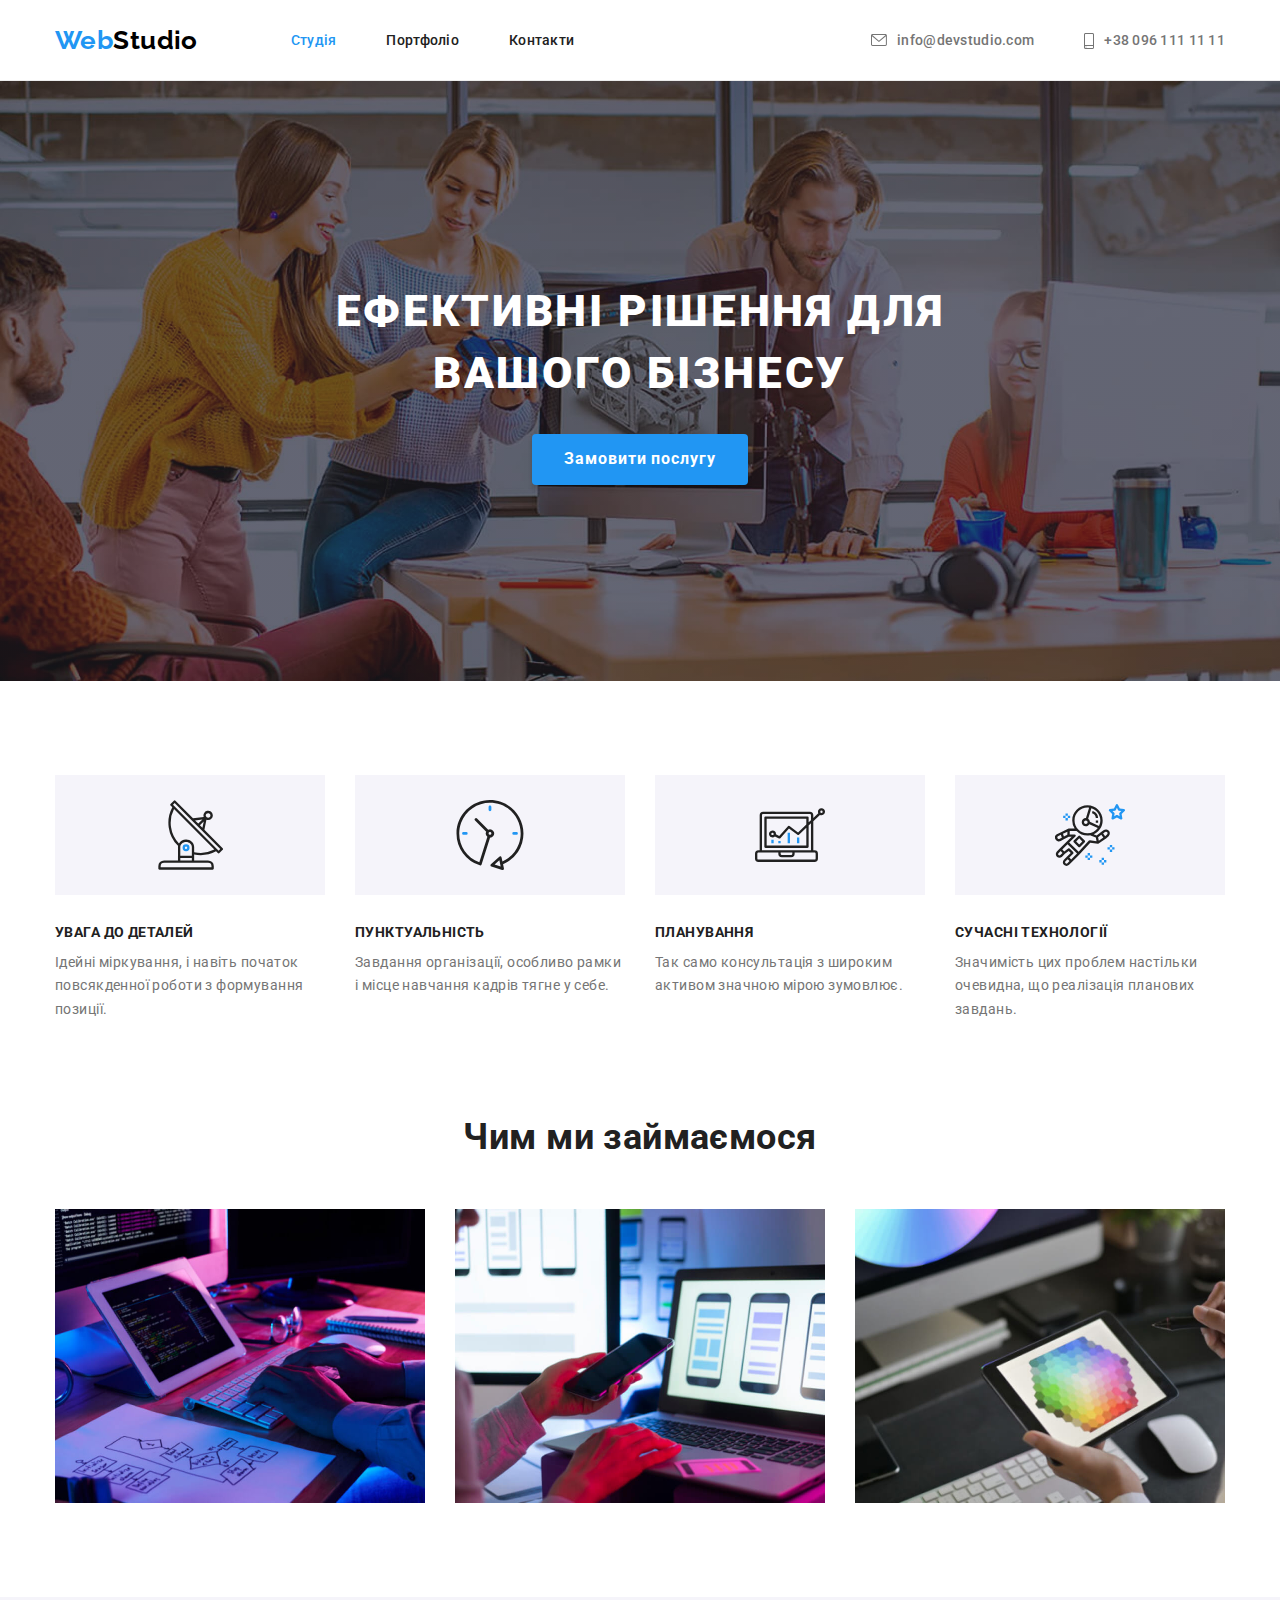
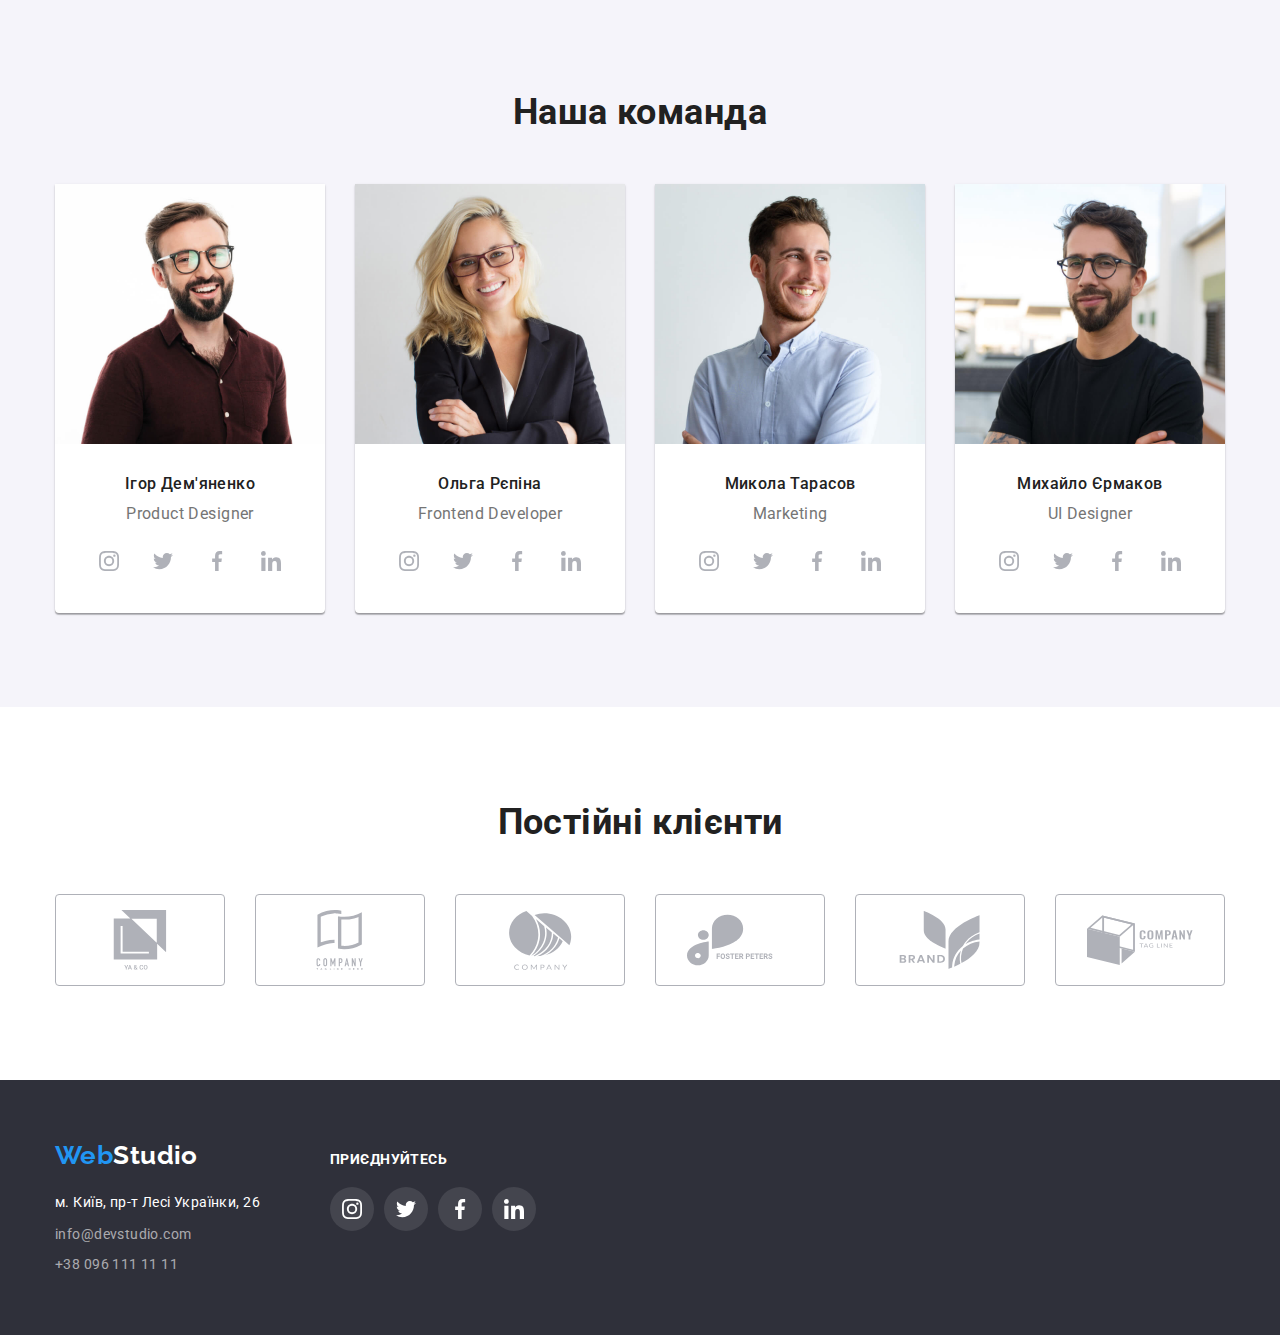
<file: index.html>
<!doctype html>
<html lang="uk">

<head>
  <meta charset="utf-8">
  <meta name="viewport" content="width=device-width, initial-scale=1.0">
  <title>WebStudio</title>
  <link rel="preconnect" href="https://fonts.googleapis.com">
  <link rel="preconnect" href="https://fonts.gstatic.com" crossorigin>
  <link href="https://fonts.googleapis.com/css2?family=Raleway:wght@700&family=Roboto:wght@400;500;700;900&display=swap"
    rel="stylesheet">
  <link rel="stylesheet" href="https://cdnjs.cloudflare.com/ajax/libs/modern-normalize/1.1.0/modern-normalize.min.css">
  <link rel="stylesheet" href="./css/styles.css">
</head>

<body>
  <header class="header">
    <div class="header__body container">
      <nav class="header__menu menu">
        <a class="header__logo logo" href="./index.html" lang="en"><span>Web</span>Studio</a>
        <ul class="menu__list">
          <li class="menu__item">
            <a class="menu__link active" href="./index.html">Студія</a>
          </li>
          <li class="menu__item">
            <a class="menu__link" href="./portfolio.html">Портфоліо</a>
          </li>
          <li class="menu__item">
            <a class="menu__link" href="">Контакти</a>
          </li>
        </ul>
      </nav>
      <ul class="header__contacts contacts">
        <li>
          <a class="header__link" href="mailto:info@devstudio.com">
            <svg width="16" height="12">
              <use href="./images/icons.svg#icon-envelope"></use>
            </svg>
            info@devstudio.com
          </a>
        </li>
        <li>
          <a class="header__link" href="tel:+380961111111">
            <svg width="10" height="16">
              <use href="./images/icons.svg#icon-phone"></use>
            </svg>
            +38 096 111 11 11
          </a>
        </li>
      </ul>
    </div>
  </header>

  <main class="main">
    <section class="hero overlay">
      <h1 class="hero__title">Ефективні рішення для вашого бізнесу</h1>
      <button class="hero__btn" type="button">Замовити послугу</button>
    </section>
    <section class="advantages section">
      <div class="container">
        <h2 class="visually-hidden">Наші переваги</h2>
        <ul class="advantages__list">
          <li class="advantages__item">
            <div class="advantages__thumb">
              <svg width="65" height="70">
                <use href="./images/icons.svg#icon-advantages-icon1"></use>
              </svg>
            </div>
            <h3>Увага до деталей</h3>
            <p>
              Ідейні міркування, і навіть початок повсякденної роботи з
              формування позиції.
            </p>
          </li>
          <li class="advantages__item">
            <div class="advantages__thumb">
              <svg width="70" height="70">
                <use href="./images/icons.svg#icon-advantages-icon2"></use>
              </svg>
            </div>
            <h3>Пунктуальність</h3>
            <p>
              Завдання організації, особливо рамки і місце навчання кадрів тягне
              у себе.
            </p>
          </li>
          <li class="advantages__item">
            <div class="advantages__thumb">
              <svg width="70" height="70">
                <use href="./images/icons.svg#icon-advantages-icon3"></use>
              </svg>
            </div>
            <h3>Планування</h3>
            <p>
              Так само консультація з широким активом значною мірою зумовлює.
            </p>
          </li>
          <li class="advantages__item">
            <div class="advantages__thumb">
              <svg width="70" height="70">
                <use href="./images/icons.svg#icon-advantages-icon4"></use>
              </svg>
            </div>
            <h3>Сучасні технології</h3>
            <p>
              Значимість цих проблем настільки очевидна, що реалізація планових
              завдань.
            </p>
          </li>
        </ul>
      </div>
    </section>
    <section class="activity section">
      <div class="container">
        <h2 class="section__title">Чим ми займаємося</h2>
        <ul class="activity__gallery">
          <li class="activity__item">
            <img src="./images/activity1.jpg" alt="процес роботи" width="370">
          </li>
          <li class="activity__item">
            <img src="./images/activity2.jpg" alt="процес роботи" width="370">
          </li>
          <li class="activity__item">
            <img src="./images/activity3.jpg" alt="процес роботи" width="370">
          </li>
        </ul>
      </div>
    </section>
    <section class="team section">
      <div class="container">
        <h2 class="section__title">Наша команда</h2>
        <ul class="team__list">
          <li class="team__card">
            <img src="./images/worker1.jpg" alt="світлина Ігора Дем'яненка" width="270">
            <div class="team__description">
              <h3 class="team__title">Ігор Дем'яненко</h3>
              <p class="team__function" lang="en">Product Designer</p>
              <ul class="team__social-links">
                <li class="team__social-item">
                  <a href="" class="team__social-link">
                    <svg width="20" height="20">
                      <use href="./images/icons.svg#icon-instagram"></use>
                    </svg>
                  </a>
                </li>
                <li class="team__social-item">
                  <a href="" class="team__social-link">
                    <svg width="20" height="20">
                      <use href="./images/icons.svg#icon-twitter"></use>
                    </svg>
                  </a>
                </li>
                <li class="team__social-item">
                  <a href="" class="team__social-link">
                    <svg width="20" height="20">
                      <use href="./images/icons.svg#icon-facebook"></use>
                    </svg>
                  </a>
                </li>
                <li class="team__social-item">
                  <a href="" class="team__social-link">
                    <svg width="20" height="20">
                      <use href="./images/icons.svg#icon-linkedin"></use>
                    </svg>
                  </a>
                </li>
              </ul>
            </div>
          </li>
          <li class="team__card">
            <img src="./images/worker2.jpg" alt="світлина Ольги Рєпіної" width="270">
            <div class="team__description">
              <h3 class="team__title">Ольга Рєпіна</h3>
              <p class="team__function" lang="en">Frontend Developer</p>
              <ul class="team__social-links">
                <li class="team__social-item">
                  <a href="" class="team__social-link">
                    <svg width="20" height="20">
                      <use href="./images/icons.svg#icon-instagram"></use>
                    </svg>
                  </a>
                </li>
                <li class="team__social-item">
                  <a href="" class="team__social-link">
                    <svg width="20" height="20">
                      <use href="./images/icons.svg#icon-twitter"></use>
                    </svg>
                  </a>
                </li>
                <li class="team__social-item">
                  <a href="" class="team__social-link">
                    <svg width="20" height="20">
                      <use href="./images/icons.svg#icon-facebook"></use>
                    </svg>
                  </a>
                </li>
                <li class="team__social-item">
                  <a href="" class="team__social-link">
                    <svg width="20" height="20">
                      <use href="./images/icons.svg#icon-linkedin"></use>
                    </svg>
                  </a>
                </li>
              </ul>
            </div>
          </li>
          <li class="team__card">
            <img src="./images/worker3.jpg" alt="світлина Миколи Тарасова" width="270">
            <div class="team__description">
              <h3 class="team__title">Микола Тарасов</h3>
              <p class="team__function" lang="en">Marketing</p>
              <ul class="team__social-links">
                <li class="team__social-item">
                  <a href="" class="team__social-link">
                    <svg width="20" height="20">
                      <use href="./images/icons.svg#icon-instagram"></use>
                    </svg>
                  </a>
                </li>
                <li class="team__social-item">
                  <a href="" class="team__social-link">
                    <svg width="20" height="20">
                      <use href="./images/icons.svg#icon-twitter"></use>
                    </svg>
                  </a>
                </li>
                <li class="team__social-item">
                  <a href="" class="team__social-link">
                    <svg width="20" height="20">
                      <use href="./images/icons.svg#icon-facebook"></use>
                    </svg>
                  </a>
                </li>
                <li class="team__social-item">
                  <a href="" class="team__social-link">
                    <svg width="20" height="20">
                      <use href="./images/icons.svg#icon-linkedin"></use>
                    </svg>
                  </a>
                </li>
              </ul>
            </div>
          </li>
          <li class="team__card">
            <img src="./images/worker4.jpg" alt="світлина Михайла Єрмакова" width="270">
            <div class="team__description">
              <h3 class="team__title">Михайло Єрмаков</h3>
              <p class="team__function" lang="en">UI Designer</p>
              <ul class="team__social-links">
                <li class="team__social-item">
                  <a href="" class="team__social-link">
                    <svg width="20" height="20">
                      <use href="./images/icons.svg#icon-instagram"></use>
                    </svg>
                  </a>
                </li>
                <li class="team__social-item">
                  <a href="" class="team__social-link">
                    <svg width="20" height="20">
                      <use href="./images/icons.svg#icon-twitter"></use>
                    </svg>
                  </a>
                </li>
                <li class="team__social-item">
                  <a href="" class="team__social-link">
                    <svg width="20" height="20">
                      <use href="./images/icons.svg#icon-facebook"></use>
                    </svg>
                  </a>
                </li>
                <li class="team__social-item">
                  <a href="" class="team__social-link">
                    <svg width="20" height="20">
                      <use href="./images/icons.svg#icon-linkedin"></use>
                    </svg>
                  </a>
                </li>
              </ul>
            </div>
          </li>
        </ul>
      </div>
    </section>
    <section class="clients section">
      <div class="container">
        <h2 class="section__title">Постійні клієнти</h2>
        <ul class="clients__list">
          <li class="clients__item">
            <a class="clients__link" href="">
              <svg width="106" height="60">
                <use href="./images/icons.svg#icon-logo1"></use>
              </svg>
            </a>
          </li>
          <li class="clients__item">
            <a class="clients__link" href="">
              <svg width="106" height="60">
                <use href="./images/icons.svg#icon-logo2"></use>
              </svg>
            </a>
          </li>
          <li class="clients__item">
            <a class="clients__link" href="">
              <svg width="106" height="60">
                <use href="./images/icons.svg#icon-logo3"></use>
              </svg>
            </a>
          </li>
          <li class="clients__item">
            <a class="clients__link" href="">
              <svg width="106" height="60">
                <use href="./images/icons.svg#icon-logo4"></use>
              </svg>
            </a>
          </li>
          <li class="clients__item">
            <a class="clients__link" href="">
              <svg width="106" height="60">
                <use href="./images/icons.svg#icon-logo5"></use>
              </svg>
            </a>
          </li>
          <li class="clients__item">
            <a class="clients__link" href="">
              <svg width="106" height="60">
                <use href="./images/icons.svg#icon-logo6"></use>
              </svg>
            </a>
          </li>
        </ul>
      </div>
    </section>
  </main>

  <footer class="footer">
    <div class=" footer__container container">
      <div class="footer__content">
        <a class="footer__logo logo" href="./index.html" lang="en"><span>Web</span>Studio</a>
        <address class="footer__contacts">
          <p class="footer__address">м. Київ, пр-т Лесі Українки, 26</p>
          <ul class="footer__contacts-list">
            <li>
              <a href="mailto:info@devstudio.com">info@devstudio.com</a>
            </li>
            <li>
              <a href="tel:+380961111111">+38 096 111 11 11</a>
            </li>
          </ul>
        </address>
      </div>
      <div class="footer__social-media">
        <p class="footer__prompt">Приєднуйтесь</p>
        <ul class="footer__social-links">
          <li class="footer__social-item">
            <a href="" class="footer__social-link">
              <svg width="20" height="20">
                <use href="./images/icons.svg#icon-instagram"></use>
              </svg>
            </a>
          </li>
          <li class="footer__social-item">
            <a href="" class="footer__social-link">
              <svg width="20" height="20">
                <use href="./images/icons.svg#icon-twitter"></use>
              </svg>
            </a>
          </li>
          <li class="footer__social-item">
            <a href="" class="footer__social-link">
              <svg width="20" height="20">
                <use href="./images/icons.svg#icon-facebook"></use>
              </svg>
            </a>
          </li>
          <li class="footer__social-item">
            <a href="" class="footer__social-link">
              <svg width="20" height="20">
                <use href="./images/icons.svg#icon-linkedin"></use>
              </svg>
            </a>
          </li>
        </ul>
      </div>
    </div>
  </footer>
</body>

</html>
</file>
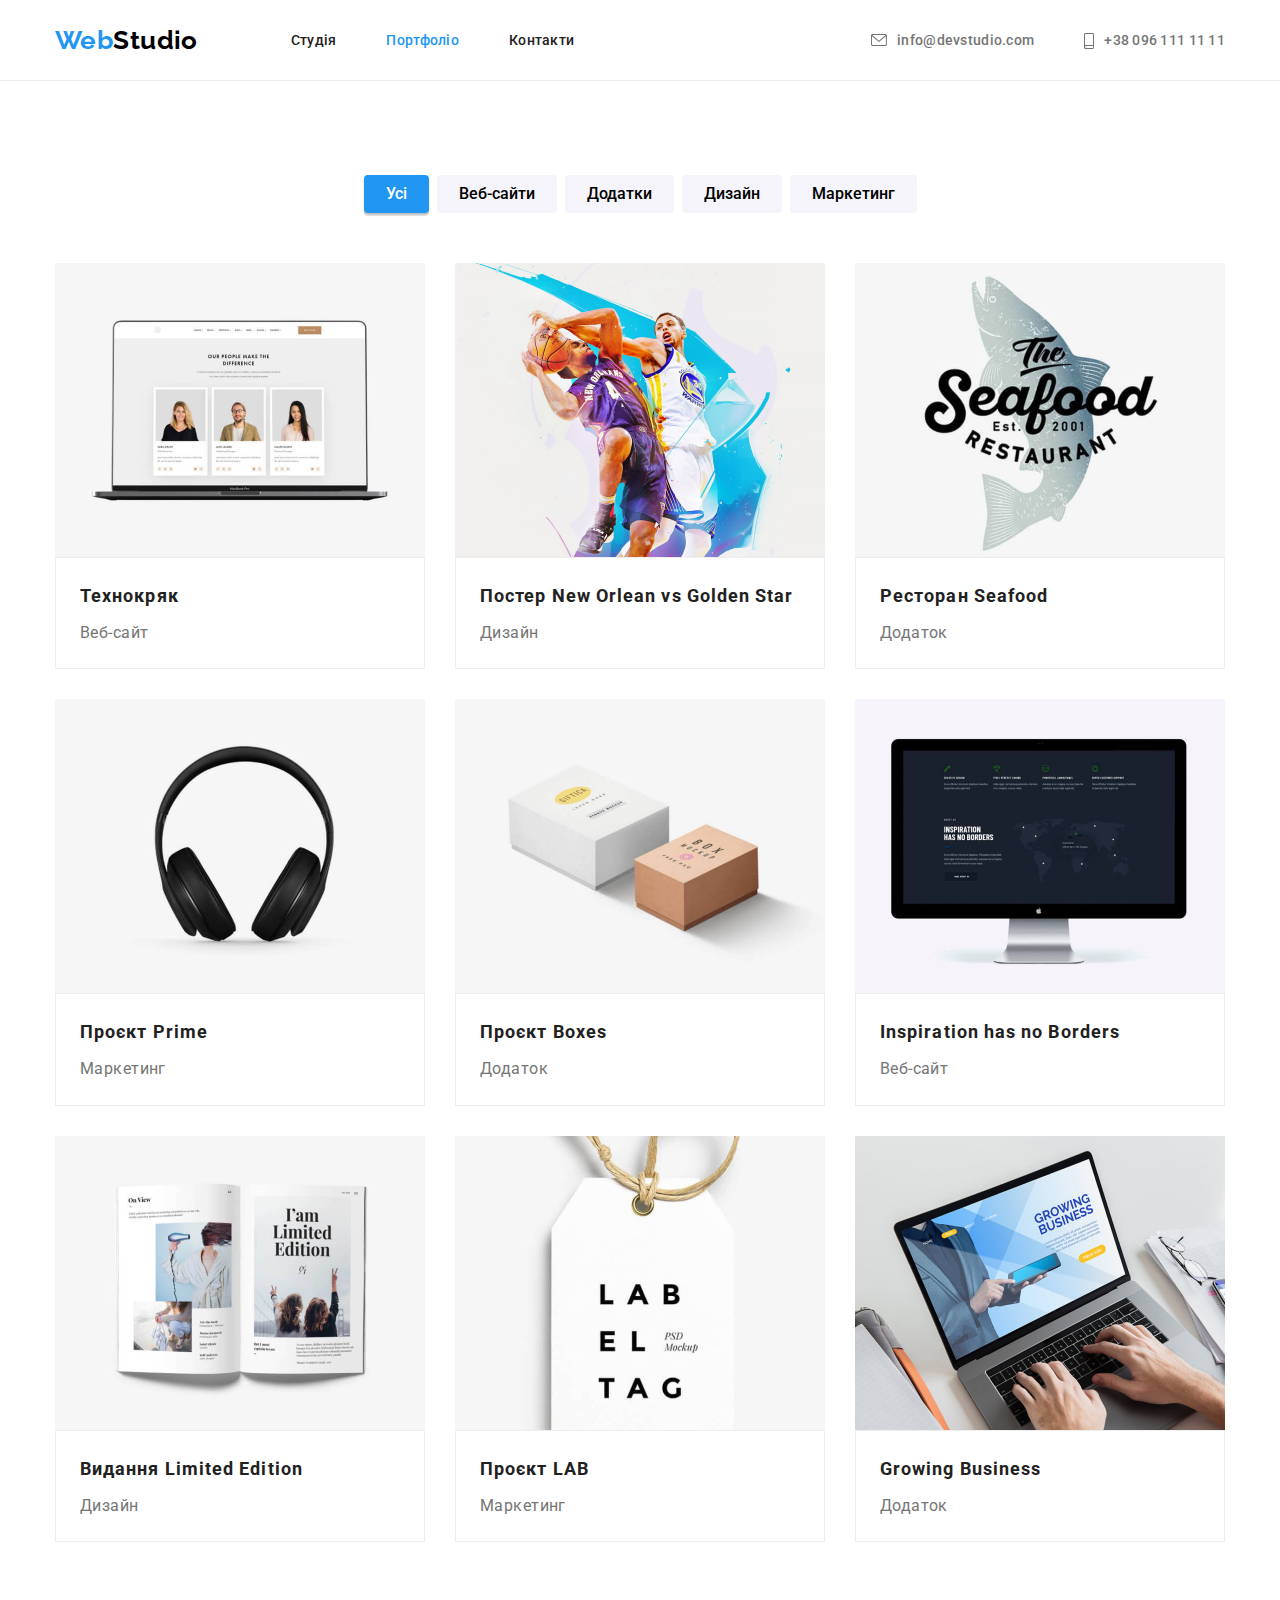
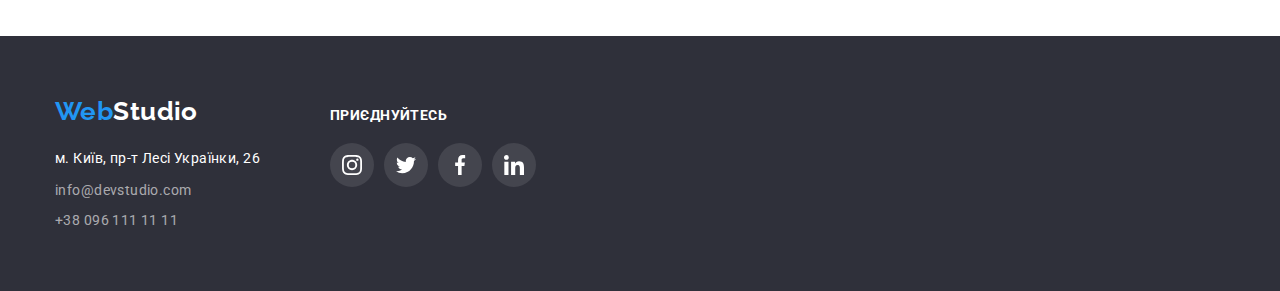
<file: portfolio.html>
<!doctype html>
<html lang="en">
  <head>
    <meta charset="UTF-8">
    <meta name="viewport" content="width=device-width, initial-scale=1.0">
    <link rel="preconnect" href="https://fonts.googleapis.com">
    <link rel="preconnect" href="https://fonts.gstatic.com" crossorigin>
    <title>WebStudio</title>
    <link href="https://fonts.googleapis.com/css2?family=Raleway:wght@700&family=Roboto:wght@400;500;700;900&display=swap"
      rel="stylesheet">
    <link rel="stylesheet" href="https://cdnjs.cloudflare.com/ajax/libs/modern-normalize/1.1.0/modern-normalize.min.css">
    <link rel="stylesheet" href="./css/styles.css">
  </head>
  <body>
    <header class="header">
      <div class="header__body container">
        <nav class="header__menu menu">
          <a class="header__logo logo" href="./index.html" lang="en"><span>Web</span>Studio</a>
          <ul class="menu__list">
            <li class="menu__item">
              <a class="menu__link" href="./index.html">Студія</a>
            </li>
            <li class="menu__item">
              <a class="menu__link active" href="./portfolio.html">Портфоліо</a>
            </li>
            <li class="menu__item">
              <a class="menu__link" href="">Контакти</a>
            </li>
          </ul>
        </nav>
        <ul class="header__contacts contacts">
          <li>
            <a class="header__link" href="mailto:info@devstudio.com">
              <svg width="16" height="12">
                <use href="./images/icons.svg#icon-envelope"></use>
              </svg>
              info@devstudio.com
            </a>
          </li>
          <li>
            <a class="header__link" href="tel:+380961111111">
              <svg width="10" height="16">
                <use href="./images/icons.svg#icon-phone"></use>
              </svg>
              +38 096 111 11 11
            </a>
          </li>
        </ul>
      </div>
    </header>

    <main class="main">
      <section class="portfolio section">
        <div class="container">
          <h1 class="visually-hidden">Портфоліо</h1>
          <ul class="portfolio__filter-list">
            <li class="portfolio__filter-item">
              <button class="portfolio__filter-btn active" type="button">Усі</button>
            </li>
            <li class="portfolio__filter-item">
              <button class="portfolio__filter-btn" type="button">Веб-сайти</button>
            </li>
            <li class="portfolio__filter-item">
              <button class="portfolio__filter-btn" type="button">Додатки</button>
            </li>
            <li class="portfolio__filter-item">
              <button class="portfolio__filter-btn" type="button">Дизайн</button>
            </li>
            <li class="portfolio__filter-item">
              <button class="portfolio__filter-btn" type="button">Маркетинг</button>
            </li>
          </ul>
          <h2 class="visually-hidden">Приклади робіт</h2>
          <ul class="portfolio__list">
            <li class="portfolio__item">
              <a class="portfolio__link" href="">
                <img src="./images/work1.jpg" alt="приклад з портфоліо" width="370">
                <div class="portfolio__description-box">
                  <h3>Технокряк</h3>
                  <p>Веб-сайт</p>
                </div>
              </a>
            </li>
            <li class="portfolio__item">
              <a class="portfolio__link" href="">
                <img src="./images/work2.jpg" alt="приклад з портфоліо" width="370">
                <div class="portfolio__description-box">
                  <h3>Постер New Orlean vs Golden Star</h3>
                  <p>Дизайн</p>
                </div>
              </a>
            </li>
            <li class="portfolio__item">
              <a class="portfolio__link" href="">
                <img src="./images/work3.jpg" alt="приклад з портфоліо" width="370">
                <div class="portfolio__description-box">
                  <h3>Ресторан Seafood</h3>
                  <p>Додаток</p>
                </div>
              </a>
            </li>
            <li class="portfolio__item">
              <a class="portfolio__link" href="">
                <img src="./images/work4.jpg" alt="приклад з портфоліо" width="370">
                <div class="portfolio__description-box">
                  <h3>Проєкт Prime</h3>
                  <p>Маркетинг</p>
                </div>
              </a>
            </li>
            <li class="portfolio__item">
              <a class="portfolio__link" href="">
                <img src="./images/work5.jpg" alt="приклад з портфоліо" width="370">
                <div class="portfolio__description-box">
                  <h3>Проєкт Boxes</h3>
                  <p>Додаток</p>
                </div>
              </a>
            </li>
            <li class="portfolio__item">
              <a class="portfolio__link" href="">
                <img src="./images/work6.jpg" alt="приклад з портфоліо" width="370">
                <div class="portfolio__description-box">
                  <h3>Inspiration has no Borders</h3>
                  <p>Веб-сайт</p>
                </div>
              </a>
            </li>
            <li class="portfolio__item">
              <a class="portfolio__link" href="">
                <img src="./images/work7.jpg" alt="приклад з портфоліо" width="370">
                <div class="portfolio__description-box">
                  <h3>Видання Limited Edition</h3>
                  <p>Дизайн</p>
                </div>
              </a>
            </li>
            <li class="portfolio__item">
              <a class="portfolio__link" href="">
                <img src="./images/work8.jpg" alt="приклад з портфоліо" width="370">
                <div class="portfolio__description-box">
                  <h3>Проєкт LAB</h3>
                  <p>Маркетинг</p>
                </div>
              </a>
            </li>
            <li class="portfolio__item">
              <a class="portfolio__link" href="">
                <img src="./images/work9.jpg" alt="приклад з портфоліо" width="370">
                <div class="portfolio__description-box">
                  <h3>Growing Business</h3>
                  <p>Додаток</p>
                </div>
              </a>
            </li>
          </ul>
        </div>
      </section>
    </main>

    <footer class="footer">
      <div class=" footer__container container">
        <div class="footer__content">
          <a class="footer__logo logo" href="./index.html" lang="en"><span>Web</span>Studio</a>
          <address class="footer__contacts">
            <p class="footer__address">м. Київ, пр-т Лесі Українки, 26</p>
            <ul class="footer__contacts-list">
              <li>
                <a href="mailto:info@devstudio.com">info@devstudio.com</a>
              </li>
              <li>
                <a href="tel:+380961111111">+38 096 111 11 11</a>
              </li>
            </ul>
          </address>
        </div>
        <div class="footer__social-media">
          <p class="footer__prompt">Приєднуйтесь</p>
          <ul class="footer__social-links">
            <li class="footer__social-item">
              <a href="" class="footer__social-link">
                <svg width="20" height="20">
                  <use href="./images/icons.svg#icon-instagram"></use>
                </svg>
              </a>
            </li>
            <li class="footer__social-item">
              <a href="" class="footer__social-link">
                <svg width="20" height="20">
                  <use href="./images/icons.svg#icon-twitter"></use>
                </svg>
              </a>
            </li>
            <li class="footer__social-item">
              <a href="" class="footer__social-link">
                <svg width="20" height="20">
                  <use href="./images/icons.svg#icon-facebook"></use>
                </svg>
              </a>
            </li>
            <li class="footer__social-item">
              <a href="" class="footer__social-link">
                <svg width="20" height="20">
                  <use href="./images/icons.svg#icon-linkedin"></use>
                </svg>
              </a>
            </li>
          </ul>
        </div>
      </div>
    </footer>
  </body>
</html>
</file>
<file: css/styles.css>
/*=============== VARIABLES CSS ===============*/
:root {
  /*========== Colors ==========*/
  --primary-title-color: #212121;
  --primary-text-color: #757575;
  --white-color: #ffffff;
  --transparent-white-color: rgba(255, 255, 255, .6);
  --black-color: #000000;
  --accent-color: #2196f3;
  --dark-bgc: #2f303a;
  --main-bgc: #f5f5f5;
  --hero-btn-active: #188ce8;
  --filter-btn-color: #f5f4fa;
  --border-color: #ececec;
  --portfolio-border-color: #eeeeee;
  --fill-color: #afb1b8;
  --footer-social-link-color: rgba(255, 255, 255, 0.1);

  /*========== Font and typography ==========*/
  --primary-font: 'Roboto', sans-serif;
  --secondary-font:'Raleway', sans-serif;
}

/*=============== BASE ===============*/
h1,
h2,
h3,
h4,
h5,
h6,
p {
  margin-top: 0;
  margin-bottom: 0;
}

ul { 
  list-style: none;
  margin-top: 0;
  margin-bottom: 0;
  padding-left: 0;
}

a { text-decoration: none; }

img {
  display: block;
  max-width: 100%;
  height: auto;
}

body {
  font-family: var(--primary-font);
  letter-spacing: 0.03em;
  font-size: 14px;
  color: var(--primary-title-color);
}

/*=============== REUSABLE CSS CLASSES ===============*/
.container {
  width: 1200px;
  margin-right: auto;
  margin-left: auto;
  padding-right: 15px;
  padding-left: 15px;
}

.section {
  padding-top: 94px;
  padding-bottom: 94px;
}

.section__title {
  margin-bottom: 50px;
  font-weight: 700;
  font-size: 36px;
  line-height: 1.2;
  text-align: center;
}

.logo {
  font-family: var(--secondary-font);
  font-weight: 700;
  font-size: 26px;
  line-height: 1.2;
  color: var(--black-color);
}

.logo span { color: var(--accent-color); }

.visually-hidden { 
  position: absolute;
  width: 1px;
  height: 1px;
  margin: -1px;
  padding: 0;
  overflow: hidden;
  border: 0;
  clip: rect(0 0 0 0);
}

/*=============== HEADER & NAV ===============*/
.header { 
  padding-top: 25px;
  padding-bottom: 24px;
  border-bottom: 1px solid var(--border-color); 
}

.header__body {
  display: flex;
  align-items: center;
}

.header__logo {
  margin-right: 93px;
}

.header__menu {
  display: flex;
  align-items: center;
}

.menu__list {
  display: flex;
} 

.menu__link {
  font-weight: 500;
  line-height: 1.1;
  letter-spacing: 0.02em;
  color: inherit;
}

.menu__item:not(:last-child) {
  margin-right: 50px;
}

.menu__link.active,
.menu__link:hover,
.menu__link:focus {
  color: var(--accent-color);
}

.header__contacts {
  display: flex;
  margin-left: auto;
}

.header__contacts > li:not(:last-child) {
  margin-right: 50px;
}

.header__link {
  display: flex;
  align-items: center;
  font-weight: 500;
  line-height: 1.1;
  letter-spacing: 0.02em;
  color: var(--primary-text-color);
}

.header__link:hover,
.header__link:focus {
  color: var(--accent-color);
}

.header__link svg {
  margin-right: 10px;
  fill: currentColor;
}

/*=============== HERO ===============*/
.hero { 
  padding-top: 200px;
  padding-bottom: 200px;
  text-align: center;
  background-color: var(--dark-bgc); 
}

.overlay {
  max-width: 1600px;
  height: 600px;
  margin-left: auto;
  margin-right: auto;
  background-image: linear-gradient( to right, rgba(47, 48, 58, 0.4), rgba(47, 48, 58, 0.4)), 
    url(../images/hero-bg.jpg);
  background-repeat: no-repeat;
  background-size: cover;
  background-position: center;
}

.hero__title {
  max-width: 696px;
  margin-right: auto;
  margin-left: auto;
  margin-bottom: 30px;
  font-weight: 900;
  font-size: 44px;
  line-height: 1.4;
  letter-spacing: 0.06em;
  text-transform: uppercase;
  color: var(--white-color);
}

.hero__btn {
  padding: 10px 32px;
  font-family: inherit;
  font-weight: 700;
  font-size: 16px;
  line-height: 1.9;
  letter-spacing: 0.06em;
  color: var(--white-color);
  background-color: var(--accent-color);
  border-style: none;
  box-shadow: 0px 4px 4px rgba(0, 0, 0, 0.15);
  border-radius: 4px;
  cursor: pointer;
}

.hero__btn:hover,
.hero__btn:focus {
  background-color: var(--hero-btn-active);
}

/*=============== ADVANTAGES ===============*/
.advantages__list {
  display: flex;
}

.advantages__item {
  width: calc((100% - 90px) / 4);
}

.advantages__item:not(:last-child) {
  margin-right: 30px;
}

.advantages__thumb {
  height: 120px;
  display: flex;
  justify-content: center;
  align-items: center;
  margin-bottom: 30px;
  background-color: var(--filter-btn-color);
}

.advantages__item > h3 {
  margin-bottom: 10px;
  font-weight: 700;
  font-size: 14px;
  line-height: 1.1;
  text-transform: uppercase;
}

.advantages__item > p {
  line-height: 1.7;
  color: var(--primary-text-color);
}

/*=============== ACTIVITY ===============*/
.activity { padding-top: 0; }

.activity__gallery {
  display: flex;
  flex-wrap: wrap;
}

.activity__item { width: calc((100% - 60px) / 3); }

.activity__item:not(:nth-child(3n)) { margin-right: 30px; }
/*=============== TEAM ===============*/
.team { background-color: var(--filter-btn-color); }

.team__list { display: flex; }

.team__card {
  background-color: var(--white-color);
  box-shadow: 0px 1px 3px rgba(0, 0, 0, 0.12), 0px 1px 1px rgba(0, 0, 0, 0.14), 0px 2px 1px rgba(0, 0, 0, 0.2);
  border-radius: 0px 0px 4px 4px;
}

.team__card { width: calc((100% - 90px) / 4); }

.team__card:not(:last-child) { margin-right: 30px; }

.team__description { 
  padding-top: 30px;
  padding-bottom: 30px;
}

.team__title {
  margin-bottom: 10px;
  font-weight: 500;
  font-size: 16px;
  line-height: 1.2;
  text-align: center;
}

.team__function {
  margin-bottom: 16px;
  font-size: 16px;
  line-height: 1.2;
  text-align: center;
  color: var(--primary-text-color);
}

.team__social-links {
  display: flex;
  justify-content: center;
}

.team__social-links > li:not(:last-child) { margin-right: 10px; }

.team__social-item {
  width: 44px;
  height: 44px;
}

.team__social-link {
  display: flex;
  justify-content: center;
  align-items: center;
  width: 100%;
  height: 100%;
  background-color: transparent;
  border-radius: 50%;
  color: var(--fill-color);
}

.team__social-link:hover,
.team__social-link:focus {
  background-color: var(--accent-color);
  color: var(--white-color);
}

.team__social-link svg {
  fill: currentColor
}

/*=============== HERO ===============*/
.clients__list {
  display: flex;
  justify-content: space-between;
}

.clients__link {
  display: flex;
  align-items: center;
  justify-content: center;
  width: 170px;
  height: 92px;
  color: var(--fill-color);
  border: 1px solid var(--fill-color);
  border-radius: 4px;
}

.clients__link:hover,
.clients__link:focus {
  color: var(--accent-color);
  border-color: var(--accent-color);
}

.clients__link svg {
  fill: currentColor;
}

/*=============== FOOTER ===============*/
.footer { 
  padding-block: 60px;
  background-color: var(--dark-bgc); 
}

.footer__container {
  display: flex;
  align-items: baseline;
}

.footer__content { margin-right: 70px; }

.footer__logo { 
  display: block;
  margin-bottom: 20px;
  color: var(--white-color); 
}

.footer__address,
.footer__contacts-list a {
  font-style: normal;
}

.footer__address { 
  margin-bottom: 9px;
  line-height: 1.7;
  color: var(--white-color); 
}

.footer__contacts-list a {
  display: block;
  line-height: 1.5;
  color: var(--transparent-white-color);
}

.footer__contacts-list li:first-child { margin-bottom: 9px; }

.footer__contacts-list a:hover,
.footer__contacts-list a:focus {
  color: var(--accent-color);
}

.footer__prompt {
  margin-bottom: 20px;
  font-weight: 700;
  font-size: 14px;
  line-height: 1.1;
  text-transform: uppercase;
  color: var(--white-color);
}

.footer__social-links { display: flex; }

.footer__social-links > li:not(:last-child) { margin-right: 10px; }

.footer__social-item {
  width: 44px;
  height: 44px;
}

.footer__social-link {
  width: 100%;
  height: 100%;
  display: flex;
  justify-content: center;
  align-items: center;
  background-color: var(--footer-social-link-color);
  border-radius: 50%;
  color: var(--fill-color);
}

.footer__social-link:hover,
.footer__social-link:focus {
  background-color: var(--accent-color);
}

.footer__social-link svg {
  fill: var(--white-color);
}

/*=============== PORTFOLIO ===============*/
.portfolio__filter-list { 
  display: flex; 
  justify-content: center;
  margin-bottom: 50px;
}

.portfolio__filter-item:not(:last-child) { margin-right: 8px; }

.portfolio__filter-btn {
  padding: 6px 22px;
  font-family: inherit;
  font-weight: 500;
  font-size: 16px;
  line-height: 1.6;
  background-color: var(--filter-btn-color);
  border: none;
  border-radius: 4px;
  cursor: pointer;
}

.portfolio__filter-btn.active {
  color: var(--white-color);
  background-color: var(--accent-color);
  box-shadow: 0px 3px 1px rgba(0, 0, 0, .1), 
              0px 1px 2px rgba(0, 0, 0, .08), 
              0px 2px 2px rgba(0, 0, 0, .12);
}

.portfolio__filter-btn:hover,
.portfolio__filter-btn:focus {
  color: var(--white-color);
  background-color: var(--accent-color);
  box-shadow: 0px 3px 1px rgba(0, 0, 0, 0.1), 
              0px 1px 2px rgba(0, 0, 0, 0.08), 
              0px 2px 2px rgba(0, 0, 0, 0.12);
}

.portfolio__list {
  display: flex;
  flex-wrap: wrap;
}

.portfolio__item { width: calc((100% - 60px) / 3); }

.portfolio__item:not(:nth-child(3n)) { margin-right: 30px; }

.portfolio__item:not(:nth-last-child(-n + 3)) { margin-bottom: 30px; }

.portfolio__link { display: block; }

.portfolio__link:hover,
.portfolio__link:focus { 
  box-shadow: 0px 1px 1px rgba(0, 0, 0, 0.12), 
              0px 4px 4px rgba(0, 0, 0, 0.06), 
              1px 4px 6px rgba(0, 0, 0, 0.16);
}

.portfolio__description-box { 
  padding: 20px 24px; 
  border: 1px solid var(--portfolio-border-color);
}

.portfolio__description-box > h3 {
  margin-bottom: 4px;
  font-weight: 700;
  font-size: 18px;
  line-height: 2;
  letter-spacing: 0.06em;
  color: var(--primary-title-color);
}

.portfolio__description-box > p {
  font-size: 16px;
  line-height: 1.9;
  color: var(--primary-text-color);
}
</file>
